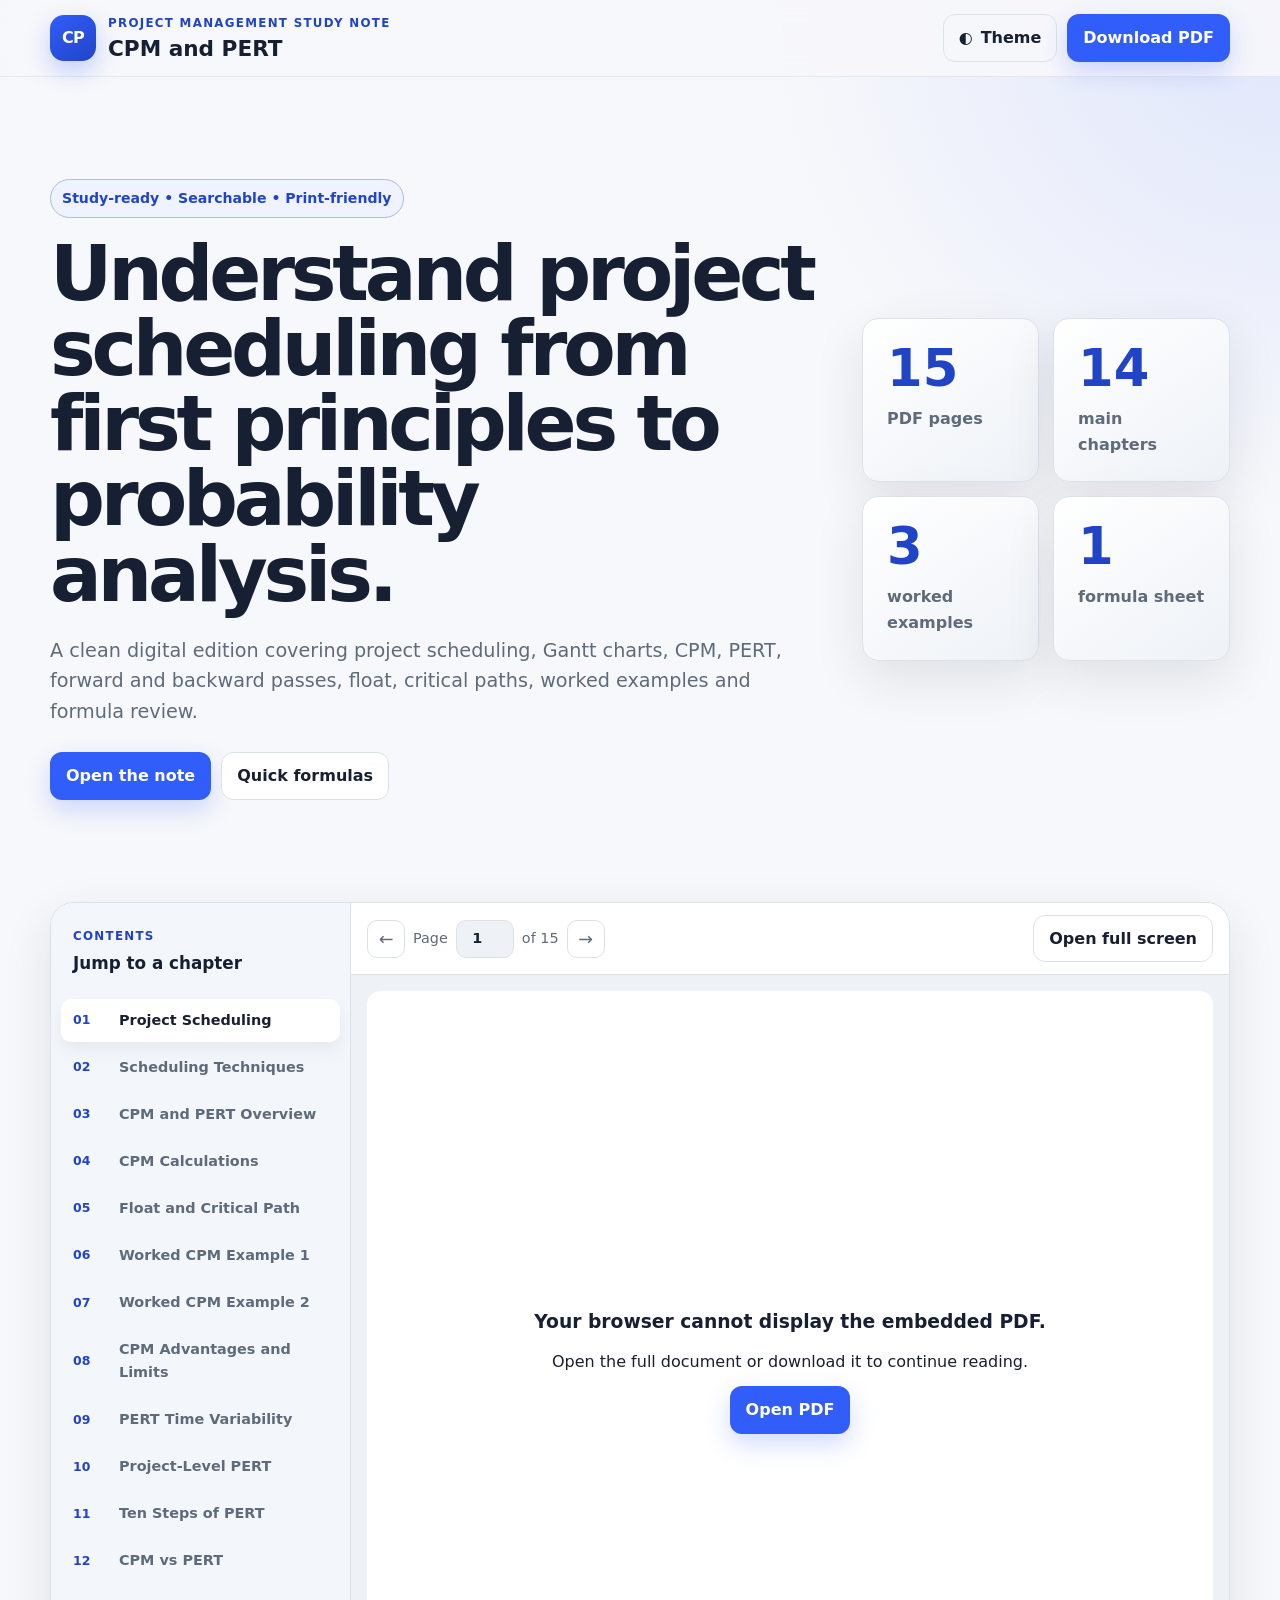
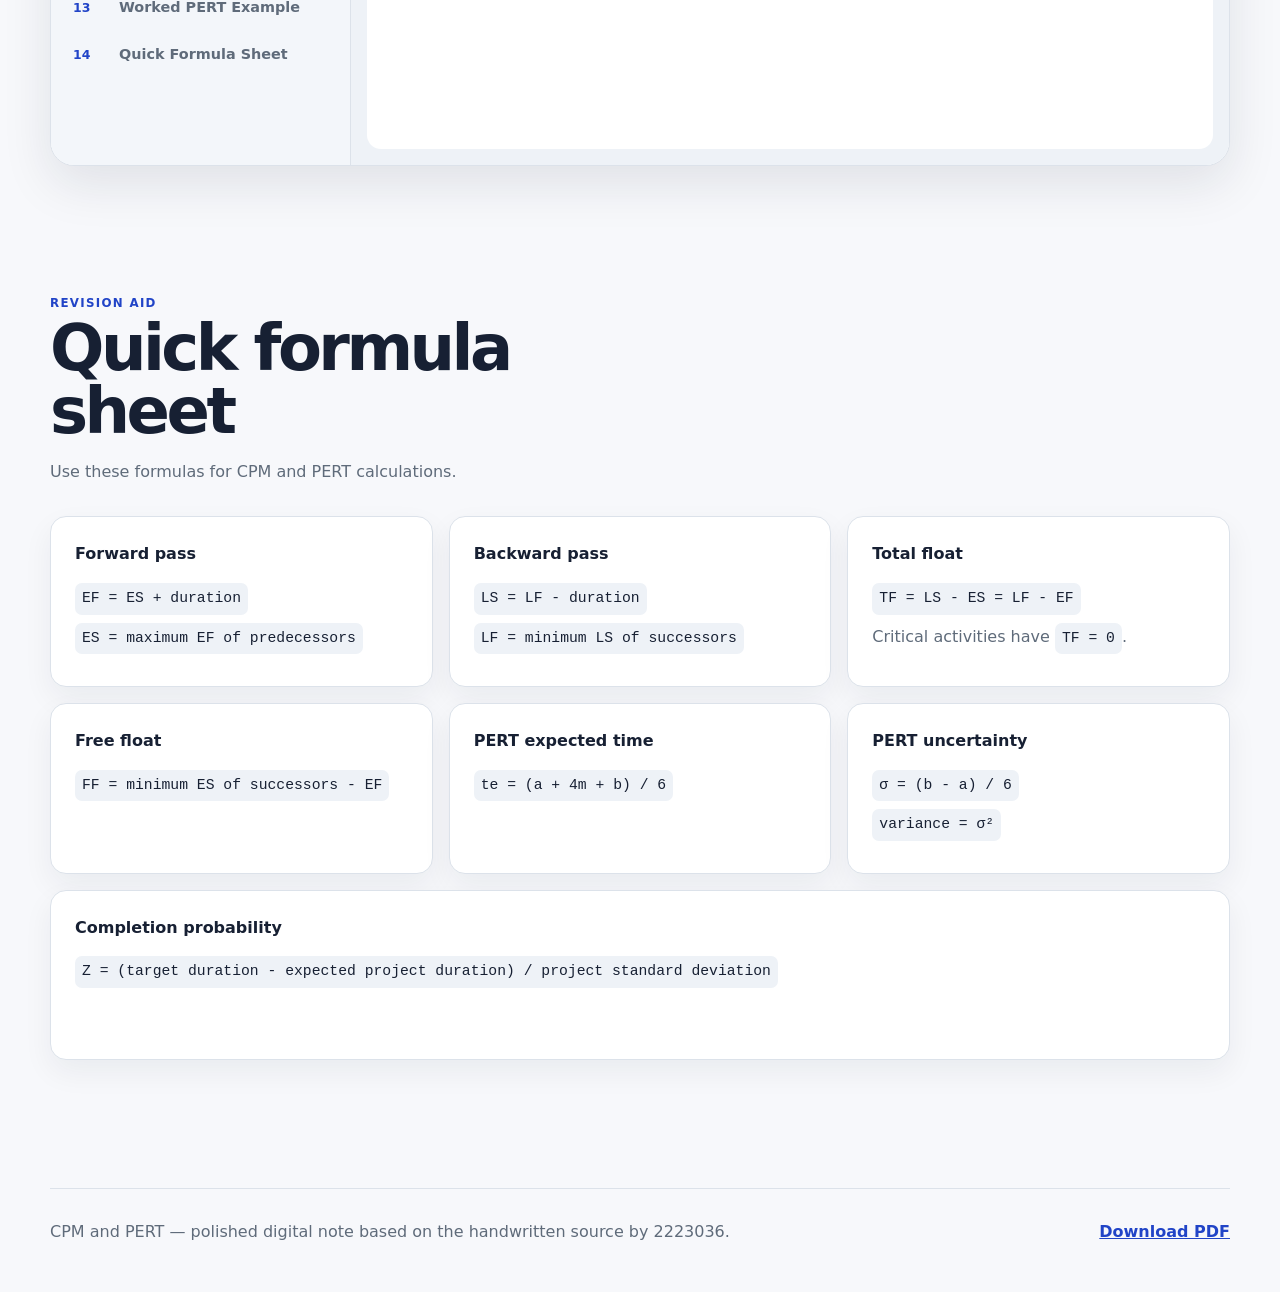
<file: index.html>
<!doctype html>
<html lang="en">
<head>
  <meta charset="utf-8" />
  <meta name="viewport" content="width=device-width, initial-scale=1" />
  <meta name="description" content="A polished digital study note on CPM, PERT, float, critical path analysis and project probability." />
  <meta name="theme-color" content="#0f172a" />
  <title>CPM and PERT — Digital Note</title>
  <link rel="stylesheet" href="styles.css" />
</head>
<body>
  <a class="skip-link" href="#main">Skip to content</a>

  <header class="site-header">
    <div class="brand-wrap">
      <div class="brand-mark" aria-hidden="true">CP</div>
      <div>
        <p class="eyebrow">Project Management Study Note</p>
        <h1>CPM and PERT</h1>
      </div>
    </div>

    <div class="header-actions">
      <button id="themeToggle" class="button button-ghost" type="button" aria-label="Switch theme">
        <span aria-hidden="true">◐</span>
        <span>Theme</span>
      </button>
      <a class="button button-primary" href="assets/CPM_and_PERT_Polished_Digital_Note.pdf" download>
        Download PDF
      </a>
    </div>
  </header>

  <main id="main">
    <section class="hero shell">
      <div class="hero-copy">
        <p class="pill">Study-ready • Searchable • Print-friendly</p>
        <h2>Understand project scheduling from first principles to probability analysis.</h2>
        <p class="lead">
          A clean digital edition covering project scheduling, Gantt charts, CPM, PERT,
          forward and backward passes, float, critical paths, worked examples and formula review.
        </p>
        <div class="hero-actions">
          <button class="button button-primary" type="button" data-open-page="1">Open the note</button>
          <a class="button button-secondary" href="#formula-sheet">Quick formulas</a>
        </div>
      </div>

      <div class="stat-grid" aria-label="Note summary">
        <article class="stat-card">
          <strong>15</strong>
          <span>PDF pages</span>
        </article>
        <article class="stat-card">
          <strong>14</strong>
          <span>main chapters</span>
        </article>
        <article class="stat-card">
          <strong>3</strong>
          <span>worked examples</span>
        </article>
        <article class="stat-card">
          <strong>1</strong>
          <span>formula sheet</span>
        </article>
      </div>
    </section>

    <section class="workspace shell" aria-label="Digital note reader">
      <aside class="chapter-panel" aria-label="Chapter navigation">
        <div class="panel-heading">
          <div>
            <p class="eyebrow">Contents</p>
            <h3>Jump to a chapter</h3>
          </div>
          <button id="closeNav" class="icon-button mobile-only" type="button" aria-label="Close chapter navigation">×</button>
        </div>

        <nav class="chapter-nav">
          <button class="chapter-link is-active" data-page="4"><span>01</span>Project Scheduling</button>
          <button class="chapter-link" data-page="4"><span>02</span>Scheduling Techniques</button>
          <button class="chapter-link" data-page="5"><span>03</span>CPM and PERT Overview</button>
          <button class="chapter-link" data-page="6"><span>04</span>CPM Calculations</button>
          <button class="chapter-link" data-page="7"><span>05</span>Float and Critical Path</button>
          <button class="chapter-link" data-page="8"><span>06</span>Worked CPM Example 1</button>
          <button class="chapter-link" data-page="10"><span>07</span>Worked CPM Example 2</button>
          <button class="chapter-link" data-page="10"><span>08</span>CPM Advantages and Limits</button>
          <button class="chapter-link" data-page="11"><span>09</span>PERT Time Variability</button>
          <button class="chapter-link" data-page="12"><span>10</span>Project-Level PERT</button>
          <button class="chapter-link" data-page="12"><span>11</span>Ten Steps of PERT</button>
          <button class="chapter-link" data-page="13"><span>12</span>CPM vs PERT</button>
          <button class="chapter-link" data-page="13"><span>13</span>Worked PERT Example</button>
          <button class="chapter-link" data-page="15"><span>14</span>Quick Formula Sheet</button>
        </nav>
      </aside>

      <section class="reader-panel">
        <div class="reader-toolbar">
          <button id="openNav" class="button button-ghost mobile-only" type="button">Chapters</button>
          <div class="page-controls" aria-label="PDF page controls">
            <button id="previousPage" class="icon-button" type="button" aria-label="Previous page">←</button>
            <label for="pageNumber">Page</label>
            <input id="pageNumber" type="number" min="1" max="15" value="1" inputmode="numeric" />
            <span>of 15</span>
            <button id="nextPage" class="icon-button" type="button" aria-label="Next page">→</button>
          </div>
          <a class="button button-secondary" href="assets/CPM_and_PERT_Polished_Digital_Note.pdf" target="_blank" rel="noopener">Open full screen</a>
        </div>

        <div class="pdf-frame-wrap">
          <object id="pdfViewer" class="pdf-frame" data="assets/CPM_and_PERT_Polished_Digital_Note.pdf#page=1&view=FitH" type="application/pdf">
            <div class="pdf-fallback">
              <h3>Your browser cannot display the embedded PDF.</h3>
              <p>Open the full document or download it to continue reading.</p>
              <a class="button button-primary" href="assets/CPM_and_PERT_Polished_Digital_Note.pdf">Open PDF</a>
            </div>
          </object>
        </div>
      </section>
    </section>

    <section id="formula-sheet" class="formula-section shell">
      <div class="section-heading">
        <p class="eyebrow">Revision aid</p>
        <h2>Quick formula sheet</h2>
        <p>Use these formulas for CPM and PERT calculations.</p>
      </div>

      <div class="formula-grid">
        <article class="formula-card">
          <h3>Forward pass</h3>
          <p><code>EF = ES + duration</code></p>
          <p><code>ES = maximum EF of predecessors</code></p>
        </article>
        <article class="formula-card">
          <h3>Backward pass</h3>
          <p><code>LS = LF - duration</code></p>
          <p><code>LF = minimum LS of successors</code></p>
        </article>
        <article class="formula-card">
          <h3>Total float</h3>
          <p><code>TF = LS - ES = LF - EF</code></p>
          <p>Critical activities have <code>TF = 0</code>.</p>
        </article>
        <article class="formula-card">
          <h3>Free float</h3>
          <p><code>FF = minimum ES of successors - EF</code></p>
        </article>
        <article class="formula-card">
          <h3>PERT expected time</h3>
          <p><code>te = (a + 4m + b) / 6</code></p>
        </article>
        <article class="formula-card">
          <h3>PERT uncertainty</h3>
          <p><code>σ = (b - a) / 6</code></p>
          <p><code>variance = σ²</code></p>
        </article>
        <article class="formula-card formula-card-wide">
          <h3>Completion probability</h3>
          <p><code>Z = (target duration - expected project duration) / project standard deviation</code></p>
        </article>
      </div>
    </section>
  </main>

  <footer class="site-footer shell">
    <p>CPM and PERT — polished digital note based on the handwritten source by 2223036.</p>
    <a href="assets/CPM_and_PERT_Polished_Digital_Note.pdf" download>Download PDF</a>
  </footer>

  <script src="app.js"></script>
</body>
</html>
</file>
<file: styles.css>
:root {
  color-scheme: light;
  --bg: #f7f8fb;
  --surface: #ffffff;
  --surface-muted: #eef2f7;
  --text: #172033;
  --text-muted: #5f6b7a;
  --line: #dce2ea;
  --brand: #315efb;
  --brand-dark: #2144c7;
  --accent: #ffb703;
  --shadow: 0 18px 50px rgba(23, 32, 51, 0.10);
  --radius-lg: 24px;
  --radius-md: 16px;
  --radius-sm: 10px;
  --shell: min(1180px, calc(100% - 32px));
}

:root[data-theme="dark"] {
  color-scheme: dark;
  --bg: #0b1020;
  --surface: #11182a;
  --surface-muted: #182137;
  --text: #edf2ff;
  --text-muted: #aab5ca;
  --line: #29344d;
  --brand: #7c9cff;
  --brand-dark: #a8bcff;
  --accent: #ffd166;
  --shadow: 0 18px 50px rgba(0, 0, 0, 0.32);
}

* {
  box-sizing: border-box;
}

html {
  scroll-behavior: smooth;
}

body {
  margin: 0;
  min-width: 320px;
  background:
    radial-gradient(circle at top right, color-mix(in srgb, var(--brand) 12%, transparent), transparent 32rem),
    var(--bg);
  color: var(--text);
  font-family: Inter, ui-sans-serif, system-ui, -apple-system, BlinkMacSystemFont, "Segoe UI", sans-serif;
  line-height: 1.6;
}

button,
input,
a {
  font: inherit;
}

button,
a {
  -webkit-tap-highlight-color: transparent;
}

button {
  color: inherit;
}

img,
object {
  display: block;
  max-width: 100%;
}

.shell {
  width: var(--shell);
  margin-inline: auto;
}

.skip-link {
  position: fixed;
  left: 16px;
  top: -80px;
  z-index: 1000;
  padding: 10px 14px;
  border-radius: 8px;
  background: var(--text);
  color: var(--surface);
  text-decoration: none;
}

.skip-link:focus {
  top: 16px;
}

.site-header {
  position: sticky;
  top: 0;
  z-index: 50;
  display: flex;
  align-items: center;
  justify-content: space-between;
  gap: 16px;
  padding: 14px max(16px, calc((100% - 1180px) / 2));
  border-bottom: 1px solid color-mix(in srgb, var(--line) 74%, transparent);
  background: color-mix(in srgb, var(--bg) 88%, transparent);
  backdrop-filter: blur(16px);
}

.brand-wrap,
.header-actions,
.hero-actions,
.reader-toolbar,
.page-controls,
.panel-heading,
.site-footer {
  display: flex;
  align-items: center;
}

.brand-wrap {
  gap: 12px;
}

.brand-mark {
  display: grid;
  place-items: center;
  width: 46px;
  height: 46px;
  border-radius: 14px;
  background: linear-gradient(145deg, var(--brand), var(--brand-dark));
  color: #fff;
  font-weight: 800;
  letter-spacing: -0.04em;
  box-shadow: 0 10px 24px color-mix(in srgb, var(--brand) 28%, transparent);
}

.site-header h1 {
  margin: 0;
  font-size: clamp(1.05rem, 2vw, 1.35rem);
  line-height: 1.1;
}

.eyebrow {
  margin: 0 0 4px;
  color: var(--brand-dark);
  font-size: 0.74rem;
  font-weight: 800;
  letter-spacing: 0.11em;
  text-transform: uppercase;
}

.header-actions,
.hero-actions {
  gap: 10px;
}

.button,
.icon-button,
.chapter-link {
  border: 0;
  cursor: pointer;
}

.button {
  display: inline-flex;
  min-height: 42px;
  align-items: center;
  justify-content: center;
  gap: 8px;
  padding: 10px 15px;
  border: 1px solid transparent;
  border-radius: 12px;
  font-weight: 750;
  text-decoration: none;
  transition: transform 160ms ease, background 160ms ease, border-color 160ms ease;
}

.button:hover {
  transform: translateY(-1px);
}

.button-primary {
  background: var(--brand);
  color: #fff;
  box-shadow: 0 10px 24px color-mix(in srgb, var(--brand) 22%, transparent);
}

.button-primary:hover {
  background: var(--brand-dark);
}

.button-secondary,
.button-ghost {
  border-color: var(--line);
  background: var(--surface);
  color: var(--text);
}

.button-ghost {
  background: transparent;
}

.hero {
  display: grid;
  grid-template-columns: minmax(0, 1.35fr) minmax(320px, 0.65fr);
  gap: 48px;
  align-items: center;
  padding-block: clamp(56px, 8vw, 104px);
}

.pill {
  display: inline-flex;
  margin: 0 0 18px;
  padding: 7px 11px;
  border: 1px solid color-mix(in srgb, var(--brand) 30%, var(--line));
  border-radius: 999px;
  background: color-mix(in srgb, var(--brand) 8%, var(--surface));
  color: var(--brand-dark);
  font-size: 0.88rem;
  font-weight: 750;
}

.hero h2,
.section-heading h2 {
  margin: 0;
  max-width: 15ch;
  font-size: clamp(2.35rem, 6vw, 4.8rem);
  line-height: 0.98;
  letter-spacing: -0.055em;
}

.lead {
  max-width: 63ch;
  margin: 24px 0;
  color: var(--text-muted);
  font-size: clamp(1.04rem, 2vw, 1.2rem);
}

.stat-grid {
  display: grid;
  grid-template-columns: repeat(2, 1fr);
  gap: 14px;
}

.stat-card {
  min-height: 150px;
  padding: 24px;
  border: 1px solid var(--line);
  border-radius: var(--radius-md);
  background: linear-gradient(145deg, var(--surface), var(--surface-muted));
  box-shadow: var(--shadow);
}

.stat-card strong,
.stat-card span {
  display: block;
}

.stat-card strong {
  color: var(--brand-dark);
  font-size: clamp(2rem, 4vw, 3.4rem);
  line-height: 1;
}

.stat-card span {
  margin-top: 12px;
  color: var(--text-muted);
  font-weight: 650;
}

.workspace {
  display: grid;
  grid-template-columns: 300px minmax(0, 1fr);
  min-height: 760px;
  overflow: hidden;
  border: 1px solid var(--line);
  border-radius: var(--radius-lg);
  background: var(--surface);
  box-shadow: var(--shadow);
}

.chapter-panel {
  border-right: 1px solid var(--line);
  background: color-mix(in srgb, var(--surface-muted) 68%, var(--surface));
}

.panel-heading {
  justify-content: space-between;
  padding: 24px 22px 14px;
}

.panel-heading h3 {
  margin: 0;
  font-size: 1.05rem;
}

.chapter-nav {
  display: grid;
  gap: 4px;
  padding: 8px 10px 22px;
}

.chapter-link {
  display: grid;
  grid-template-columns: 36px 1fr;
  gap: 10px;
  align-items: center;
  width: 100%;
  padding: 10px 12px;
  border-radius: 10px;
  background: transparent;
  color: var(--text-muted);
  text-align: left;
  font-size: 0.9rem;
  font-weight: 650;
}

.chapter-link span {
  color: var(--brand-dark);
  font-size: 0.78rem;
  font-weight: 850;
}

.chapter-link:hover,
.chapter-link.is-active {
  background: var(--surface);
  color: var(--text);
  box-shadow: 0 8px 18px rgba(23, 32, 51, 0.06);
}

.reader-panel {
  min-width: 0;
  background: var(--surface-muted);
}

.reader-toolbar {
  min-height: 66px;
  justify-content: space-between;
  gap: 12px;
  padding: 12px 16px;
  border-bottom: 1px solid var(--line);
  background: var(--surface);
}

.page-controls {
  gap: 8px;
  color: var(--text-muted);
  font-size: 0.9rem;
}

.page-controls input {
  width: 58px;
  min-height: 38px;
  border: 1px solid var(--line);
  border-radius: 10px;
  background: var(--surface-muted);
  color: var(--text);
  text-align: center;
  font-weight: 750;
}

.icon-button {
  display: inline-grid;
  width: 38px;
  height: 38px;
  place-items: center;
  border: 1px solid var(--line);
  border-radius: 10px;
  background: var(--surface);
  font-size: 1.1rem;
}

.pdf-frame-wrap {
  height: 790px;
  padding: 16px;
}

.pdf-frame {
  width: 100%;
  height: 100%;
  overflow: hidden;
  border: 0;
  border-radius: 14px;
  background: #fff;
}

.pdf-fallback {
  display: grid;
  min-height: 100%;
  place-items: center;
  align-content: center;
  gap: 12px;
  padding: 32px;
  text-align: center;
}

.pdf-fallback h3,
.pdf-fallback p {
  margin: 0;
}

.formula-section {
  padding-block: clamp(80px, 10vw, 140px);
}

.section-heading {
  margin-bottom: 32px;
}

.section-heading h2 {
  max-width: 12ch;
  font-size: clamp(2.4rem, 5vw, 4.2rem);
}

.section-heading > p:last-child {
  margin: 16px 0 0;
  color: var(--text-muted);
}

.formula-grid {
  display: grid;
  grid-template-columns: repeat(3, 1fr);
  gap: 16px;
}

.formula-card {
  min-height: 170px;
  padding: 24px;
  border: 1px solid var(--line);
  border-radius: var(--radius-md);
  background: var(--surface);
  box-shadow: 0 12px 30px rgba(23, 32, 51, 0.06);
}

.formula-card-wide {
  grid-column: span 3;
}

.formula-card h3 {
  margin: 0 0 16px;
  font-size: 1rem;
}

.formula-card p {
  margin: 8px 0;
  color: var(--text-muted);
}

code {
  display: inline-block;
  max-width: 100%;
  overflow-wrap: anywhere;
  padding: 4px 7px;
  border-radius: 7px;
  background: var(--surface-muted);
  color: var(--text);
  font-family: "SFMono-Regular", Consolas, "Liberation Mono", monospace;
  font-size: 0.92em;
}

.site-footer {
  justify-content: space-between;
  gap: 24px;
  padding-block: 30px 48px;
  border-top: 1px solid var(--line);
  color: var(--text-muted);
}

.site-footer p {
  margin: 0;
}

.site-footer a {
  color: var(--brand-dark);
  font-weight: 750;
}

.mobile-only {
  display: none;
}

@media (max-width: 900px) {
  .hero {
    grid-template-columns: 1fr;
  }

  .workspace {
    position: relative;
    grid-template-columns: 1fr;
  }

  .chapter-panel {
    position: absolute;
    inset: 0 auto 0 0;
    z-index: 20;
    width: min(340px, 88vw);
    transform: translateX(-105%);
    border-right: 1px solid var(--line);
    box-shadow: var(--shadow);
    transition: transform 180ms ease;
  }

  .chapter-panel.is-open {
    transform: translateX(0);
  }

  .mobile-only {
    display: inline-grid;
  }

  .formula-grid {
    grid-template-columns: repeat(2, 1fr);
  }

  .formula-card-wide {
    grid-column: span 2;
  }
}

@media (max-width: 620px) {
  .site-header {
    align-items: flex-start;
  }

  .header-actions .button-ghost span:last-child,
  .brand-wrap .eyebrow {
    display: none;
  }

  .header-actions {
    align-items: stretch;
  }

  .header-actions .button {
    min-height: 40px;
    padding-inline: 11px;
    font-size: 0.83rem;
  }

  .hero {
    padding-block: 48px 64px;
  }

  .hero h2 {
    font-size: clamp(2.4rem, 13vw, 3.6rem);
  }

  .stat-grid {
    gap: 10px;
  }

  .stat-card {
    min-height: 120px;
    padding: 18px;
  }

  .reader-toolbar {
    flex-wrap: wrap;
  }

  .reader-toolbar > .button-secondary {
    width: 100%;
  }

  .page-controls {
    margin-left: auto;
  }

  .pdf-frame-wrap {
    height: 670px;
    padding: 8px;
  }

  .formula-grid {
    grid-template-columns: 1fr;
  }

  .formula-card-wide {
    grid-column: auto;
  }

  .site-footer {
    align-items: flex-start;
    flex-direction: column;
  }
}

@media print {
  .site-header,
  .workspace,
  .hero-actions,
  .site-footer {
    display: none !important;
  }

  body {
    background: #fff;
    color: #111;
  }

  .hero,
  .formula-section {
    padding-block: 24px;
  }

  .formula-card {
    break-inside: avoid;
    box-shadow: none;
  }
}
</file>
